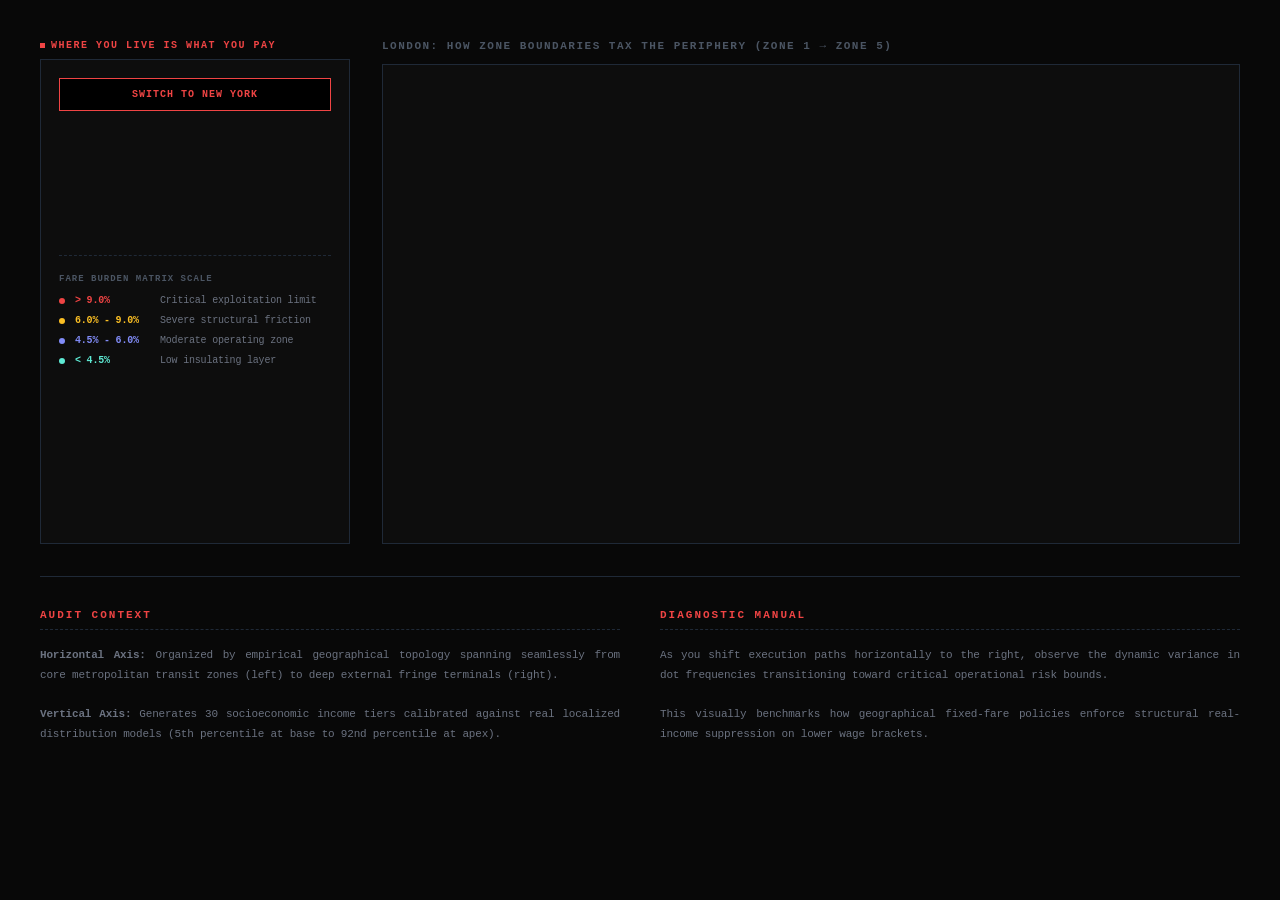
<file: summary.html>
<!DOCTYPE html>
<html lang="en">
<head>
    <meta charset="UTF-8">
    <title>Empirical Social Stratum Audit - Production Console</title>
    <script src="https://d3js.org/d3.v7.min.js"></script>
    <style>
  
        body {
            background-color: #080808;
            color: #d1d5db;
            font-family: 'SF Mono', Monaco, 'Courier New', Courier, monospace;
            margin: 0;
            padding: 40px;
            box-sizing: border-box;
            display: flex;
            flex-direction: column;
            min-height: 100vh;
            letter-spacing: -0.2px;
        }

        
        .viewport-top {
            display: grid;
            grid-template-columns: 310px 1fr; 
            gap: 32px;
            width: 100%;
            margin-bottom: 32px;
            align-items: stretch;
        }

        .telemetry-side {
            display: flex;
            flex-direction: column;
            box-sizing: border-box;
        }

        .telemetry-header {
            font-size: 10px; 
            font-weight: 700;
            color: #ef4444;
            letter-spacing: 1.5px;
            text-transform: uppercase;
            margin-bottom: 8px; 
            display: flex;
            align-items: center;
        }
        .telemetry-header::before {
            content: "";
            display: inline-block;
            width: 5px;
            height: 5px;
            background: #ef4444;
            margin-right: 6px;
        }

        .console-box {
            flex-grow: 1;
            background: #0d0d0d;
            border: 1px solid #1f2937;
            padding: 18px; 
            box-sizing: border-box;
            display: flex;
            flex-direction: column;
        }

        .toggle-btn {
            background: #000000;
            border: 1px solid #ef4444;
            color: #ef4444;
            padding: 10px 8px; 
            cursor: pointer;
            font-family: inherit;
            font-size: 10px; 
            font-weight: 700;
            transition: all 0.2s ease;
            text-transform: uppercase;
            letter-spacing: 1px;
            width: 100%;
            text-align: center;
            margin-bottom: 20px; 
        }
        .toggle-btn:hover {
            background: #ef4444;
            color: #080808;
            box-shadow: 0 0 12px rgba(239, 68, 68, 0.25);
        }

        .decoder-display-panel {
            min-height: 125px; 
            border-bottom: 1px dashed #1f2937;
            padding-bottom: 18px;
            margin-bottom: 18px;
            box-sizing: border-box;
            font-size: 11px;
        }

        
        .embedded-legend-section {
            display: flex;
            flex-direction: column;
        }

        .embedded-legend-section h4 {
            font-size: 9px; 
            color: #4b5563;
            margin: 0 0 12px 0;
            text-transform: uppercase;
            letter-spacing: 1px;
        }

        .legend-list {
            display: flex;
            flex-direction: column;
            gap: 10px; 
        }

        .legend-item {
            display: flex;
            align-items: center; 
            font-size: 10px; 
            line-height: 1;
        }

        .legend-color {
            width: 6px; 
            height: 6px;
            border-radius: 50%;
            margin-right: 10px;
            flex-shrink: 0;
        }


        .legend-range {
            width: 85px; 
            font-weight: 700;
            flex-shrink: 0;
        }

        .legend-label {
            color: #6b7280;
            white-space: nowrap; 
        }


        .canvas-side {
            display: flex;
            flex-direction: column;
            box-sizing: border-box;
        }

        .matrix-title {
            font-size: 11px;
            font-weight: 700;
            margin-bottom: 12px;
            color: #4b5563;
            letter-spacing: 1.5px;
            text-transform: uppercase;
        }

        .svg-container {
            background: #0d0d0d;
            border: 1px solid #1f2937;
            box-sizing: border-box;
            padding: 24px;
            height: 480px; 
            display: flex;
            align-items: center;
            justify-content: center;
        }

        circle {
            transform-origin: center;
            transition: opacity 0.15s ease, r 0.1s ease;
        }

        .dashboard-grid {
            display: grid;
            grid-template-columns: 1fr 1fr;
            gap: 40px;
            border-top: 1px solid #1f2937;
            padding-top: 32px;
            align-items: start;
        }

        .grid-col h3 {
            color: #ef4444;
            font-size: 11px;
            font-weight: 700;
            text-transform: uppercase;
            letter-spacing: 2px;
            margin-top: 0;
            margin-bottom: 16px;
            border-bottom: 1px dashed #1f2937;
            padding-bottom: 8px;
        }

        .grid-col p {
            color: #6b7280;
            font-size: 11px;
            line-height: 1.8;
            margin: 0;
            text-align: justify;
        }
    </style>
</head>
<body>

    <div class="viewport-top">
        
        <div class="telemetry-side">
            <div class="telemetry-header">Where You Live Is What You Pay</div>
            <div class="console-box">
                <button class="toggle-btn" id="cityToggle">Switch to New York</button>
                
                <div class="decoder-display-panel" id="audit-info">
                    <span style="color: #4b5563; font-style: italic;"></span>
                </div>

                <div class="embedded-legend-section">
                    <h4>Fare Burden Matrix Scale</h4>
                    <div class="legend-list">
                        <div class="legend-item">
                            <div class="legend-color" style="background: #ef4444;"></div>
                            <div class="legend-range" style="color: #ef4444;">&gt; 9.0%</div>
                            <div class="legend-label">Critical exploitation limit</div>
                        </div>
                        <div class="legend-item">
                            <div class="legend-color" style="background: #fbbf24;"></div>
                            <div class="legend-range" style="color: #fbbf24;">6.0% - 9.0%</div>
                            <div class="legend-label">Severe structural friction</div>
                        </div>
                        <div class="legend-item">
                            <div class="legend-color" style="background: #818cf8;"></div>
                            <div class="legend-range" style="color: #818cf8;">4.5% - 6.0%</div>
                            <div class="legend-label">Moderate operating zone</div>
                        </div>
                        <div class="legend-item">
                            <div class="legend-color" style="background: #5eead4;"></div>
                            <div class="legend-range" style="color: #5eead4;">&lt; 4.5%</div>
                            <div class="legend-label">Low insulating layer</div>
                        </div>
                    </div>
                </div>
            </div>
        </div>

        <div class="canvas-side">
            <div class="matrix-title" id="matrixLabel">LONDON: How Zone Boundaries Tax the Periphery (Zone 1 &rarr; Zone 5)</div>
            <div class="svg-container" id="canvas-holder">
                </div>
        </div>

    </div>

    <div class="dashboard-grid">
        
        <div class="grid-col">
            <h3>Audit Context</h3>
            <p>
                <strong>Horizontal Axis:</strong> Organized by empirical geographical topology spanning seamlessly from core metropolitan transit zones (left) to deep external fringe terminals (right).<br><br>
                <strong>Vertical Axis:</strong> Generates 30 socioeconomic income tiers calibrated against real localized distribution models (5th percentile at base to 92nd percentile at apex).
            </p>
        </div>

        <div class="grid-col">
            <h3>Diagnostic Manual</h3>
            <p>
                As you shift execution paths horizontally to the right, observe the dynamic variance in dot frequencies transitioning toward critical operational risk bounds. <br><br>
                This visually benchmarks how geographical fixed-fare policies enforce structural real-income suppression on lower wage brackets.
            </p>
        </div>

    </div>

<script>

    let londonRawData = [
        { name: "Waterloo", zone: 1, postcode: "SE1 8SW", income: 49200 },
        { name: "Oxford Circus", zone: 1, postcode: "W1B 3AG", income: 64200 },
        { name: "London Bridge", zone: 1, postcode: "SE1 9SP", income: 51500 },
        { name: "King's Cross St. Pancras", zone: 1, postcode: "N1 9AL", income: 46200 },
        { name: "Westminster", zone: 1, postcode: "SW1A 2JR", income: 61800 },
        { name: "Liverpool Street", zone: 1, postcode: "EC2M 7PY", income: 59100 },
        { name: "Victoria", zone: 1, postcode: "SW1V 1JU", income: 58000 },
        { name: "Paddington", zone: 1, postcode: "W2 1HB", income: 47500 },
        { name: "Bond Street", zone: 1, postcode: "W1S 1SP", income: 63000 },
        { name: "Tottenham Court Road", zone: 1, postcode: "W1D 1DD", income: 49500 },
        { name: "Green Park", zone: 1, postcode: "SW1Y 4HJ", income: 62500 },
        { name: "Piccadilly Circus", zone: 1, postcode: "W1J 9HP", income: 60500 },
        { name: "Holborn", zone: 1, postcode: "WC2B 6AA", income: 48900 },
        { name: "Bank", zone: 1, postcode: "EC3V 3LA", income: 59500 },
        { name: "Leicester Square", zone: 1, postcode: "WC2H 0AP", income: 53000 },
        { name: "Euston", zone: 1, postcode: "NW1 2DU", income: 44200 },
        { name: "South Kensington", zone: 1, postcode: "SW7 2NB", income: 63800 },
        { name: "Charing Cross", zone: 1, postcode: "WC2N 5HF", income: 52000 },
        { name: "Covent Garden", zone: 1, postcode: "WC2E 9HA", income: 54500 },
        { name: "Embankment", zone: 1, postcode: "WC2N 6NS", income: 53800 },
        { name: "Farringdon", zone: 1, postcode: "EC1M 6BY", income: 51200 },
        { name: "Tower Hill", zone: 1, postcode: "EC3N 4DJ", income: 48000 },
        { name: "Angel", zone: 1, postcode: "N1 9SF", income: 47200 },
        { name: "Old Street", zone: 1, postcode: "EC1Y 1BE", income: 45800 },
        { name: "Vauxhall", zone: 1, postcode: "SW8 1SS", income: 43500 },
        { name: "Earl's Court", zone: 1, postcode: "SW5 9QA", income: 50200 },
        { name: "Notting Hill Gate", zone: 1, postcode: "W11 3HT", income: 61000 },
        { name: "Blackfriars", zone: 1, postcode: "EC4V 4DY", income: 52200 },
        { name: "Moorgate", zone: 2, postcode: "EC2M 6TX", income: 58800 },
        { name: "Aldgate", zone: 1, postcode: "EC3N 1AH", income: 46800 },
        { name: "Camden Town", zone: 2, postcode: "NW1 8QL", income: 48500 },
        { name: "Brixton", zone: 2, postcode: "SW9 8JX", income: 41900 },
        { name: "Finsbury Park", zone: 2, postcode: "N4 2DH", income: 44100 },
        { name: "Hammersmith", zone: 2, postcode: "W6 7TE", income: 46900 },
        { name: "Canary Wharf", zone: 2, postcode: "E14 5NY", income: 54100 },
        { name: "Elephant & Castle", zone: 2, postcode: "SE1 6LW", income: 36800 },
        { name: "Whitechapel", zone: 2, postcode: "E1 1BY", income: 34600 },
        { name: "Clapham Common", zone: 2, postcode: "SW4 7AJ", income: 49100 },
        { name: "North Greenwich", zone: 2, postcode: "SE10 0PH", income: 45200 },
        { name: "Bermondsey", zone: 2, postcode: "SE16 4RX", income: 39500 },
        { name: "Bethnal Green", zone: 2, postcode: "E2 0ET", income: 33100 },
        { name: "Highbury & Islington", zone: 2, postcode: "N1 1SB", income: 47900 },
        { name: "Mile End", zone: 2, postcode: "E3 4DH", income: 32500 },
        { name: "Shepherd's Bush", zone: 2, postcode: "W12 8ND", income: 42100 },
        { name: "Stockwell", zone: 2, postcode: "SW9 9AE", income: 38900 },
        { name: "Archway", zone: 2, postcode: "N19 5RQ", income: 41200 },
        { name: "Stratford", zone: 3, postcode: "E15 1AZ", income: 29400 },
        { name: "Wimbledon", zone: 3, postcode: "SW19 7NL", income: 40700 },
        { name: "Highgate", zone: 3, postcode: "N6 5UA", income: 41200 },
        { name: "Ealing Broadway", zone: 3, postcode: "W5 2NU", income: 34200 },
        { name: "Tooting Broadway", zone: 3, postcode: "SW17 0SU", income: 35900 },
        { name: "Canning Town", zone: 3, postcode: "E16 1DQ", income: 34700 },
        { name: "Greenwich", zone: 3, postcode: "SE10 8JQ", income: 35600 },
        { name: "Balham", zone: 3, postcode: "SW12 9SG", income: 43100 },
        { name: "East Ham", zone: 3, postcode: "E6 2JA", income: 28100 },
        { name: "Seven Sisters", zone: 3, postcode: "N15 4HA", income: 32900 },
        { name: "Walthamstow Central", zone: 3, postcode: "E17 3LT", income: 31900 },
        { name: "Acton Town", zone: 3, postcode: "W3 8HN", income: 35200 },
        { name: "Golders Green (Z3)", zone: 3, postcode: "NW11 7RN", income: 38500 },
        { name: "Leyton", zone: 3, postcode: "E15 2DA", income: 30200 },
        { name: "West Ham", zone: 3, postcode: "E15 3BN", income: 28900 },
        { name: "Wembley Park", zone: 4, postcode: "HA9 9AA", income: 30100 },
        { name: "Richmond", zone: 4, postcode: "TW9 1EZ", income: 43800 },
        { name: "Barking", zone: 4, postcode: "IG11 8TU", income: 26100 },
        { name: "Morden", zone: 4, postcode: "SM4 5AZ", income: 33900 },
        { name: "Wood Green", zone: 4, postcode: "N22 8HH", income: 31500 },
        { name: "Finchley Central", zone: 4, postcode: "N3 2ND", income: 39100 },
        { name: "Hendon Central", zone: 4, postcode: "NW4 3AS", income: 34500 },
        { name: "Arnos Grove", zone: 4, postcode: "N11 1AN", income: 35800 },
        { name: "Osterley", zone: 4, postcode: "TW7 4PU", income: 36200 },
        { name: "Harrow-on-the-Hill", zone: 5, postcode: "HA1 1BB", income: 35100 },
        { name: "Stanmore", zone: 5, postcode: "HA7 4PD", income: 36100 },
        { name: "Edgware", zone: 5, postcode: "HA8 7AW", income: 33200 },
        { name: "Cockfosters", zone: 5, postcode: "EN4 0DZ", income: 29800 },
        { name: "Becontree", zone: 5, postcode: "RM9 2HE", income: 25400 }
    ];

    let newYorkRawData = [
        { name: "Stuyvesant Town - 14 St", borough: "Manhattan", zip: "10009", income: 76500 },
        { name: "Lower East Side - Delancey St", borough: "Manhattan", zip: "10002", income: 43200 },
        { name: "Chinatown - Grand St", borough: "Manhattan", zip: "10013", income: 128000 },
        { name: "Fulton St", borough: "Manhattan", zip: "10038", income: 112000 },
        { name: "Wall St", borough: "Manhattan", zip: "10005", income: 168000 },
        { name: "World Trade Center", borough: "Manhattan", zip: "10007", income: 242000 },
        { name: "Canal St", borough: "Manhattan", zip: "10013", income: 128000 },
        { name: "Washington Sq - 4 St", borough: "Manhattan", zip: "10012", income: 119500 },
        { name: "14 St - Union Sq", borough: "Manhattan", zip: "10003", income: 143000 },
        { name: "34 St - Herald Sq", borough: "Manhattan", zip: "10001", income: 102100 },
        { name: "Times Sq - 42 St", borough: "Manhattan", zip: "10036", income: 114000 },
        { name: "Grand Central - 42 St", borough: "Manhattan", zip: "10017", income: 151000 },
        { name: "59 St - Columbus Circle", borough: "Manhattan", zip: "10023", income: 148200 },
        { name: "72 St", borough: "Manhattan", zip: "10023", income: 148200 },
        { name: "86 St", borough: "Manhattan", zip: "10028", income: 159000 },
        { name: "96 St", borough: "Manhattan", zip: "10029", income: 41800 },
        { name: "116 St - Columbia Univ", borough: "Manhattan", zip: "10027", income: 64100 },
        { name: "Harlem - 125 St", borough: "Manhattan", zip: "10027", income: 64100 },
        { name: "168 St", borough: "Manhattan", zip: "10032", income: 55200 },
        { name: "Dyckman St", borough: "Manhattan", zip: "10034", income: 54100 },
        { name: "Inwood - 207 St", borough: "Manhattan", zip: "10034", income: 54100 },
        { name: "Sutter Av - Rutland Rd", borough: "Brooklyn", zip: "11212", income: 34900 },
        { name: "Crown Hts - Utica Av", borough: "Brooklyn", zip: "11213", income: 46100 },
        { name: "Marcy Av", borough: "Brooklyn", zip: "11211", income: 84300 },
        { name: "Canarsie - Rockaway Pkwy", borough: "Brooklyn", zip: "11236", income: 71200 },
        { name: "Bay Ridge - 95 St", borough: "Brooklyn", zip: "11209", income: 83100 },
        { name: "Coney Island - Stillwell Av", borough: "Brooklyn", zip: "11224", income: 39500 },
        { name: "Brighton Beach", borough: "Brooklyn", zip: "11235", income: 62400 },
        { name: "Church Av", borough: "Brooklyn", zip: "11226", income: 63100 },
        { name: "Flatbush Av - Brooklyn College", borough: "Brooklyn", zip: "11210", income: 78500 },
        { name: "Atlantic Av - Barclays Ctr", borough: "Brooklyn", zip: "11217", income: 121000 },
        { name: "Bedford - Nostrand Avs", borough: "Brooklyn", zip: "11205", income: 81500 },
        { name: "Myrtle - Wyckoff Avs", borough: "Brooklyn", zip: "11237", income: 61200 },
        { name: "Broadway Junction", borough: "Brooklyn", zip: "11207", income: 45100 },
        { name: "Jay St - MetroTech", borough: "Brooklyn", zip: "11201", income: 154000 },
        { name: "Borough Hall", borough: "Brooklyn", zip: "11201", income: 154000 },
        { name: "Greenpoint Av", borough: "Brooklyn", zip: "11222", income: 108000 },
        { name: "Williamsburg - Bedford Av", borough: "Brooklyn", zip: "11211", income: 84300 },
        { name: "DUMBO - York St", borough: "Brooklyn", zip: "11201", income: 154000 },
        { name: "Park Slope - 7 Av", borough: "Brooklyn", zip: "11215", income: 162000 },
        { name: "Sunset Park - 36 St", borough: "Brooklyn", zip: "11232", income: 56100 },
        { name: "Bensonhurst - 18 Av", borough: "Brooklyn", zip: "11204", income: 59800 },
        { name: "Sheepshead Bay", borough: "Brooklyn", zip: "11229", income: 68100 },
        { name: "East New York - New Lots Av", borough: "Brooklyn", zip: "11208", income: 42100 },
        { name: "Flushing - Main St", borough: "Queens", zip: "11354", income: 45200 },
        { name: "Astoria - Ditmars Blvd", borough: "Queens", zip: "11105", income: 79100 },
        { name: "Jackson Hts - Roosevelt Av", borough: "Queens", zip: "11372", income: 58200 },
        { name: "Jamaica Center - Parsons", borough: "Queens", zip: "11432", income: 61500 },
        { name: "Long Island City - Court Sq", borough: "Queens", zip: "11101", income: 118000 },
        { name: "Queensboro Plaza", borough: "Queens", zip: "11101", income: 118000 },
        { name: "Forest Hills - 71 Av", borough: "Queens", zip: "11375", income: 91500 },
        { name: "Kew Gardens - Union Tpk", borough: "Queens", zip: "11415", income: 81200 },
        { name: "Ozone Park - Lefferts Blvd", borough: "Queens", zip: "11419", income: 74500 },
        { name: "Howard Beach - JFK Airport", borough: "Queens", zip: "11414", income: 94200 },
        { name: "Rockaway Park - Beach 116 St", borough: "Queens", zip: "11694", income: 88500 },
        { name: "Ridgewood - Myrtle Av", borough: "Queens", zip: "11385", income: 76800 },
        { name: "Sunnyside - 46 St", borough: "Queens", zip: "11104", income: 82500 },
        { name: "Elmhurst Av", borough: "Queens", zip: "11373", income: 59100 },
        { name: "Corona - 111 St", borough: "Queens", zip: "11368", income: 55400 },
        { name: "Steinway St", borough: "Queens", zip: "11103", income: 78900 },
        { name: "Maspeth - Fresh Pond Rd", borough: "Queens", zip: "11385", income: 76800 },
        { name: "College Point Blvd", borough: "Queens", zip: "11356", income: 72100 },
        { name: "Middle Village - Metropolitan", borough: "Queens", zip: "11379", income: 89200 },
        { name: "St George Ferry Terminal", borough: "Staten Is", zip: "10301", income: 68900 },
        { name: "Hunts Point Av", borough: "Bronx", zip: "10474", income: 31200 },
        { name: "3 Av - 149 St", borough: "Bronx", zip: "10455", income: 33100 },
        { name: "Mott Haven - 138 St", borough: "Bronx", zip: "10454", income: 32400 },
        { name: "Fordham Rd", borough: "Bronx", zip: "10458", income: 38900 },
        { name: "Kingsbridge Rd", borough: "Bronx", zip: "10468", income: 41200 },
        { name: "Pelham Pkwy", borough: "Bronx", zip: "10462", income: 54200 },
        { name: "Woodlawn", borough: "Bronx", zip: "10470", income: 69100 },
        { name: "Pelham Bay Park", borough: "Bronx", zip: "10465", income: 79500 },
        { name: "Highbridge - 161 St", borough: "Bronx", zip: "10451", income: 35600 },
        { name: "Morris Park", borough: "Bronx", zip: "10461", income: 67100 }
    ];

// Fare pricing scales & ONS income percentile coefficients
    const TFL_FARE_MAP = { 1: 1628, 2: 1800, 3: 2120, 4: 2600, 5: 3100 };
    const NYC_ANNUAL_CARD = 1270;

    const ONS_PERCENTILE_COEFFICIENTS = [
        0.42, 0.49, 0.54, 0.58, 0.62, 0.66, 0.70, 0.73, 0.77, 0.80,
        0.84, 0.88, 0.92, 0.96, 1.00, 1.05, 1.10, 1.15, 1.21, 1.27,
        1.34, 1.41, 1.49, 1.58, 1.68, 1.80, 1.94, 2.11, 2.32, 2.60
    ];

    const samplesPerColumn = 30;
    const viewWidth = 1260;
    const viewHeight = 480;
    const dotRadius = 3.2; 

    const getColorScale = (burden) => {
        if (burden > 9.0) return '#ef4444';
        if (burden > 6.0) return '#fbbf24';
        if (burden > 4.5) return '#818cf8';
        return '#5eead4';
    };

    // Calculates base burden percentage for the lowest income tier
    const getBaseBurden = (income, fare) => {
        return (fare / Math.floor(income * ONS_PERCENTILE_COEFFICIENTS[0])) * 100;
    };

    // Sort London data: 1st by Zone tier, 2nd by baseline burden index (descending)
    londonRawData.sort((a, b) => {
        if (a.zone !== b.zone) return a.zone - b.zone;
        return getBaseBurden(b.income, TFL_FARE_MAP[b.zone]) - getBaseBurden(a.income, TFL_FARE_MAP[a.zone]);
    });

    const nyBoroughOrder = { "Manhattan": 1, "Brooklyn": 2, "Queens": 3, "Staten Is": 4, "Bronx": 5 };
    newYorkRawData.sort((a, b) => {
        if (nyBoroughOrder[a.borough] !== nyBoroughOrder[b.borough]) {
            return nyBoroughOrder[a.borough] - nyBoroughOrder[b.borough];
        }
        return getBaseBurden(b.income, NYC_ANNUAL_CARD) - getBaseBurden(a.income, NYC_ANNUAL_CARD);
    });

    const buildDataset = (rawData, city) => {
        const dataset = [];
        rawData.forEach((station, colIndex) => {
            for (let rowIndex = 0; rowIndex < samplesPerColumn; rowIndex++) {
                const segmentIncome = Math.floor(station.income * ONS_PERCENTILE_COEFFICIENTS[rowIndex]);
                let burden, metaText, currency;

                if (city === 'london') {
                    const annualFare = TFL_FARE_MAP[station.zone] || 2120;
                    burden = ((annualFare / segmentIncome) * 100).toFixed(1);
                    metaText = `Zone ${station.zone}, ${station.postcode}`;
                    currency = '£';
                } else {
                    burden = ((NYC_ANNUAL_CARD / segmentIncome) * 100).toFixed(1);
                    metaText = `${station.borough}, ZIP ${station.zip}`;
                    currency = '$';
                }
                
                dataset.push({
                    col: colIndex,
                    row: rowIndex,
                    name: station.name,
                    meta: metaText,
                    income: segmentIncome,
                    percentile: 5 + rowIndex * 3, 
                    burden: burden,
                    currency: currency,
                    color: getColorScale(parseFloat(burden))
                });
            }
        });
        return { data: dataset, length: rawData.length };
    };

    // Pre-bake the target asset packs on initialization
    const londonDataPack = buildDataset(londonRawData, 'london');
    const nyDataPack = buildDataset(newYorkRawData, 'nyc');

    let currentCity = 'london';
    let activePack = londonDataPack;

    function renderMatrix(dataPack) {
        d3.select("#canvas-holder").html("");

        const matrixData = dataPack.data;
        const totalColumns = dataPack.length; 
        
        const paddingX = viewWidth / totalColumns; 
        const paddingY = viewHeight / samplesPerColumn;

        const svg = d3.select("#canvas-holder")
            .append("svg")
            .attr("viewBox", `0 0 ${viewWidth} ${viewHeight}`)
            .attr("preserveAspectRatio", "xMidYMid meet");

        // Bind data pack array into SVG circle nodes
        svg.selectAll("circle")
            .data(matrixData)
            .enter()
            .append("circle")
            .attr("cx", d => d.col * paddingX + paddingX / 2)
            .attr("cy", d => viewHeight - (d.row * paddingY + paddingY / 2))
            .attr("r", dotRadius)
            .style("cursor", "pointer")
            .style("fill", d => d.color)
            .style("opacity", 0.75)
            .on("mouseenter", function(event, d) {
                svg.selectAll("circle").style("opacity", 0.15);
                
                d3.select(this)
                    .attr("r", dotRadius * 1.8)
                    .style("opacity", 1.0);

                    let narrativeText = "";

                    if (currentCity === 'london') {
        narrativeText = `
            A commuter in the <span style="color: #fbbf24; font-weight: 700;">${d.percentile}th income percentile</span> 
            living in <strong>${d.name} (${d.meta.split(',')[0]})</strong> is forced to spend 
            <span style="color: ${d.color}; font-weight: 700; font-size: 13px;">${d.burden}%</span> 
            of their annual earnings (<span style="color: #fff;">${d.currency}${d.income.toLocaleString()}</span>) 
            just to travel into the core metropolitan center.
        `;
    } else {
        narrativeText = `
            A worker in the <span style="color: #fbbf24; font-weight: 700;">${d.percentile}th income percentile</span> 
            commuting from <strong>${d.name} (${d.meta.split(',')[0]})</strong> spends 
            <span style="color: ${d.color}; font-weight: 700; font-size: 13px;">${d.burden}%</span> 
            of their annual earnings (<span style="color: #fff;">${d.currency}${d.income.toLocaleString()}</span>), 
            safeguarded by New York's universal flat-fare threshold.
        `;
    }
    
    d3.select("#audit-info").html(`
        <div style="font-size: 14px; font-weight: 700; color: #fff; margin-bottom: 8px; letter-spacing: 0.5px;">
            AUDIT IN PROGRESS:
        </div>
        <div style="font-size: 11px; line-height: 1.6; color: #d1d5db; text-align: justify;">
            ${narrativeText}
        </div>
    `);
})
            // Interaction tracking: Mouseleave event cleanup
            .on("mouseleave", function() {
                svg.selectAll("circle")
                    .style("opacity", 0.75)
                    .attr("r", dotRadius);
            });
    }

    renderMatrix(activePack);

    d3.select("#cityToggle").on("click", function() {
        if (currentCity === 'london') {
            currentCity = 'nyc';
            activePack = nyDataPack;
            d3.select(this).text("Switch to London");
            d3.select("#matrixLabel").text("NEW YORK: Flat-Fare Transit Safeguarding Spatial Justice (Manhattan &rarr; Outer Boroughs)");
        } else {
            currentCity = 'london';
            activePack = londonDataPack;
            d3.select(this).text("Switch to New York");
            d3.select("#matrixLabel").text("LONDON: How Zone Boundaries Tax the Periphery (Zone 1 &rarr; Zone 6)");
        }
        renderMatrix(activePack);
        d3.select("#audit-info").html(`<span style="color: #4b5563; font-style: italic;"></span>`);
    });
</script>
</body>
</html>
</file>
